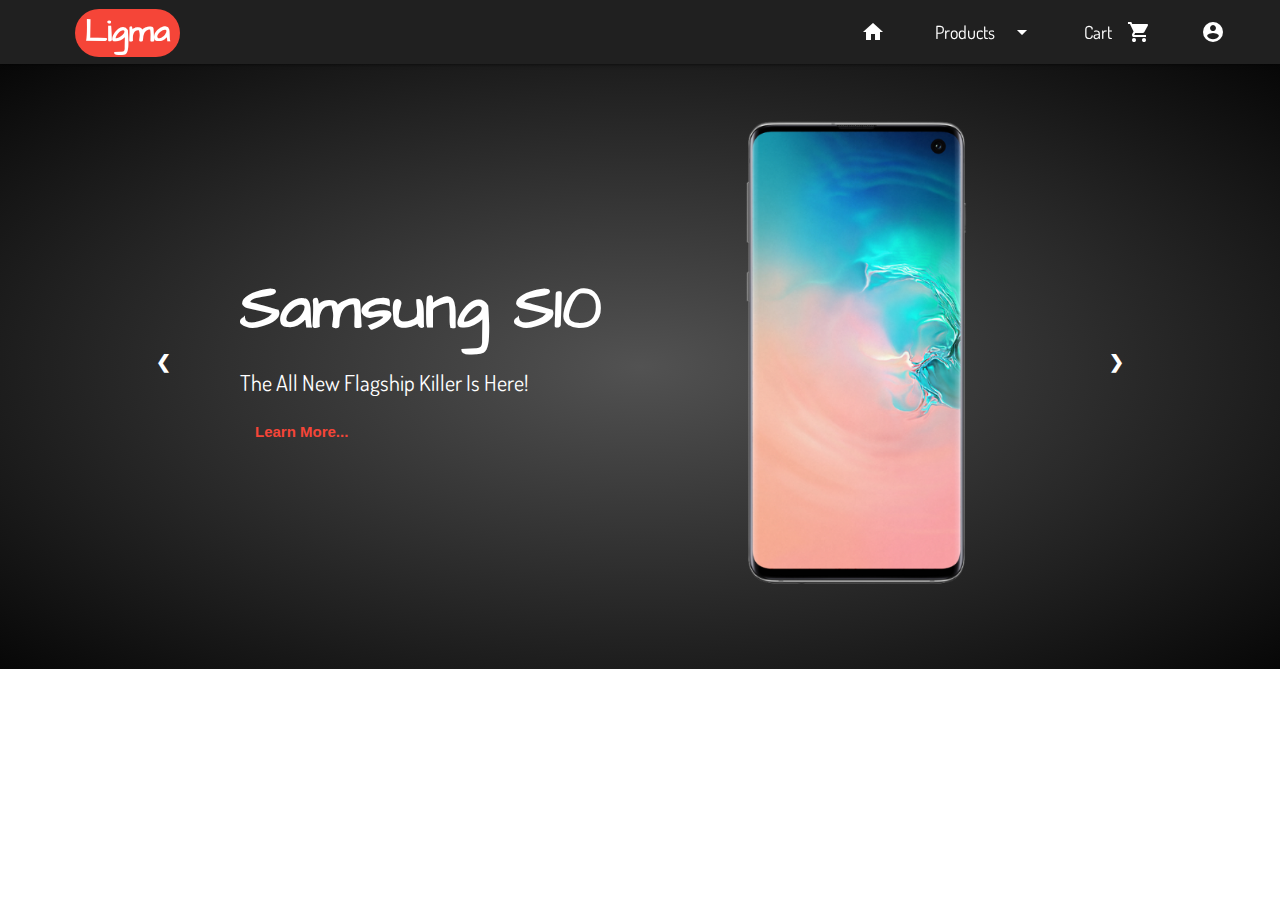
<file: index.html>
<!DOCTYPE html>
<html lang="en">
  <head>
    <link rel="stylesheet" href="Css Js/materialize.css" />
    <link href="https://fonts.googleapis.com/icon?family=Material+Icons" rel="stylesheet" />
    <link rel="stylesheet" href="Css Js/style.css" />
    <title>Document</title>
  </head>
  <body>
    <section class="navbar-fixed">
      <nav>
        <div class="nav-wrapper">
          <a href="#" class="navbar-logo">Ligma</a>
          <ul id="nav-mobile" class="right navbar-items">
            <li>
              <a href="#"><i class="material-icons">home</i></a>
            </li>
            <li>
              <div class="dropdown">
                <a href="#" class="dropbtn"
                  >Products
                  <i class="material-icons right">arrow_drop_down</i>
                </a>
                <div class="dropdown-content">
                  <a href="mobile.html">Smart Phones</a>
                  <a href="laptop.html">Laptops</a>
                  <a href="watch.html">Smart Watches</a>
                </div>
              </div>
            </li>
            <li>
              <a href="Login_GV/login.html"
                >Cart
                <i class="material-icons right">shopping_cart</i>
              </a>
            </li>
            <li>
              <a href="Login_JK/index.html">
                <i class="material-icons">account_circle</i>
              </a>
            </li>
          </ul>
        </div>
      </nav>
    </section>

    <section class="slider">
      <div class="slideshow-container">
        <div class="mySlides fade">
          <div class="text">
            <h2>Samsung S10</h2>
            <p>The All New Flagship Killer Is Here!</p>
            <a href="">Learn More...</a>
          </div>
          <img src="img/samsung-s10.png" style="width: 100%" />
        </div>

        <div class="mySlides fade">
          <div class="text">
            <h2>Samsung S1</h2>
            <p>The All New Flagship Killer Is Here!</p>
            <a href="">Learn More...</a>
          </div>
          <img src="img/samsung-s10.png" style="width: 100%" />
        </div>

        <div class="mySlides fade">
          <div class="text">
            <h2>Samsung S</h2>
            <p>The All New Flagship Killer Is Here!</p>
            <a href="">Learn More...</a>
          </div>
          <img src="img/samsung-s10.png" style="width: 100%" />
        </div>

        <a class="prev" onclick="plusSlides(-1)">&#10094;</a>
        <a class="next" onclick="plusSlides(1)">&#10095;</a>
      </div>
      <br />
    </section>

    <script src="Css Js/script.js"></script>
  </body>
</html>
</file>
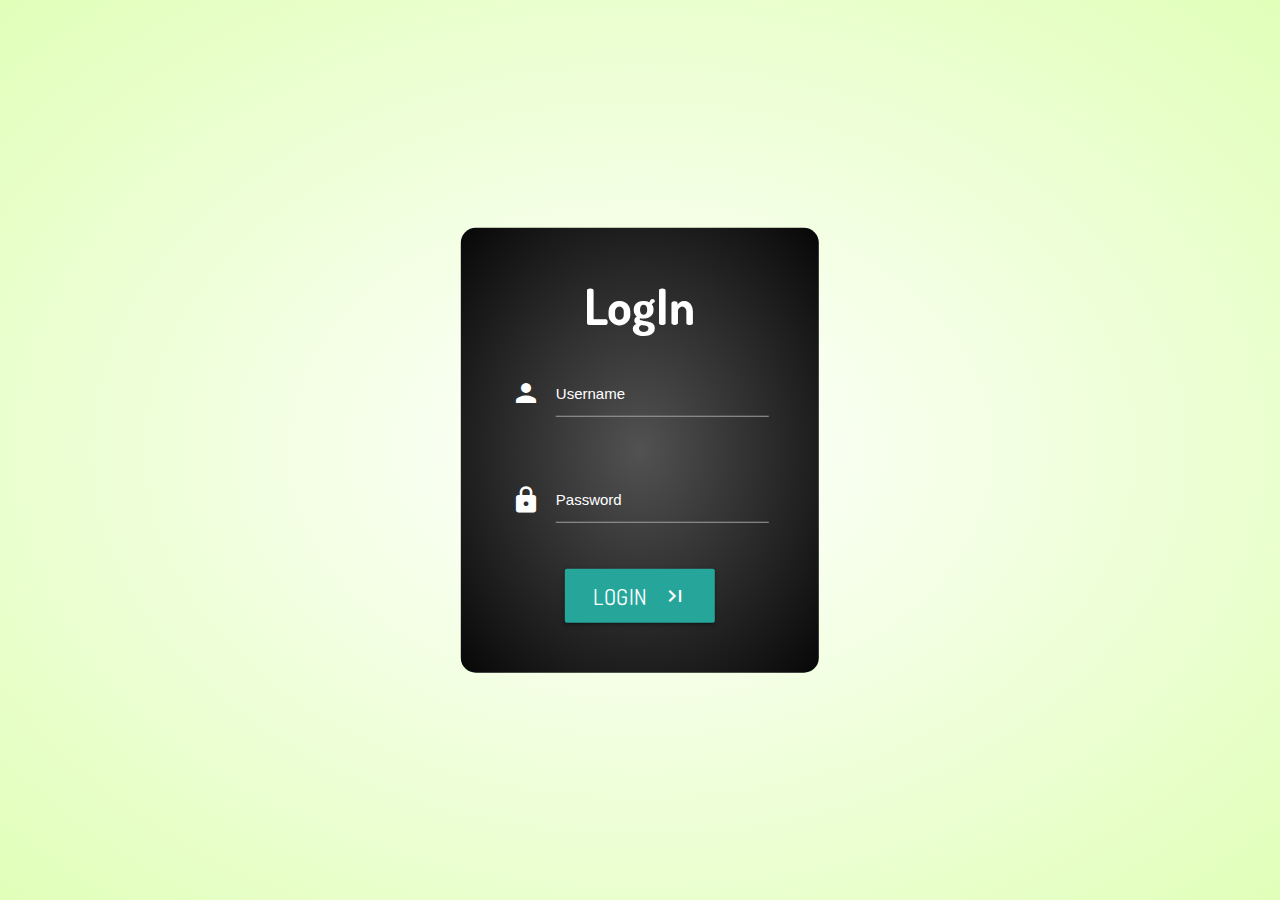
<file: Login_JK/index.html>
<!DOCTYPE html>
<html lang="en">
  <head>
    <link rel="stylesheet" href="materialize.css" />
    <link rel="stylesheet" href="style.css" />
    <link href="https://fonts.googleapis.com/icon?family=Material+Icons" rel="stylesheet" />
    <title>Ligma Store</title>
  </head>
  <body>
    <section class="loginHome">
      <div class="login row">
        <h1>LogIn</h1>
        <br />
        <form class="col s12">
          <div class="input-field row">
            <i class="material-icons prefix">person</i>
            <input id="username" type="text" class="validate" />
            <label for="username">Username</label>
          </div>
          <br />
          <div class="input-field row">
            <i class="material-icons prefix">lock</i>
            <input id="password" type="password" class="validate" />
            <label for="password">Password</label>
          </div>
          <br />
          <div class="login-btn">
            <a class="waves-effect waves-light btn-large"><i class="material-icons right">last_page</i>LOGIN</a>
          </div>
        </form>
      </div>
    </section>

    <script src="https://cdnjs.cloudflare.com/ajax/libs/materialize/1.0.0/js/materialize.min.js"></script>
  </body>
</html>
</file>
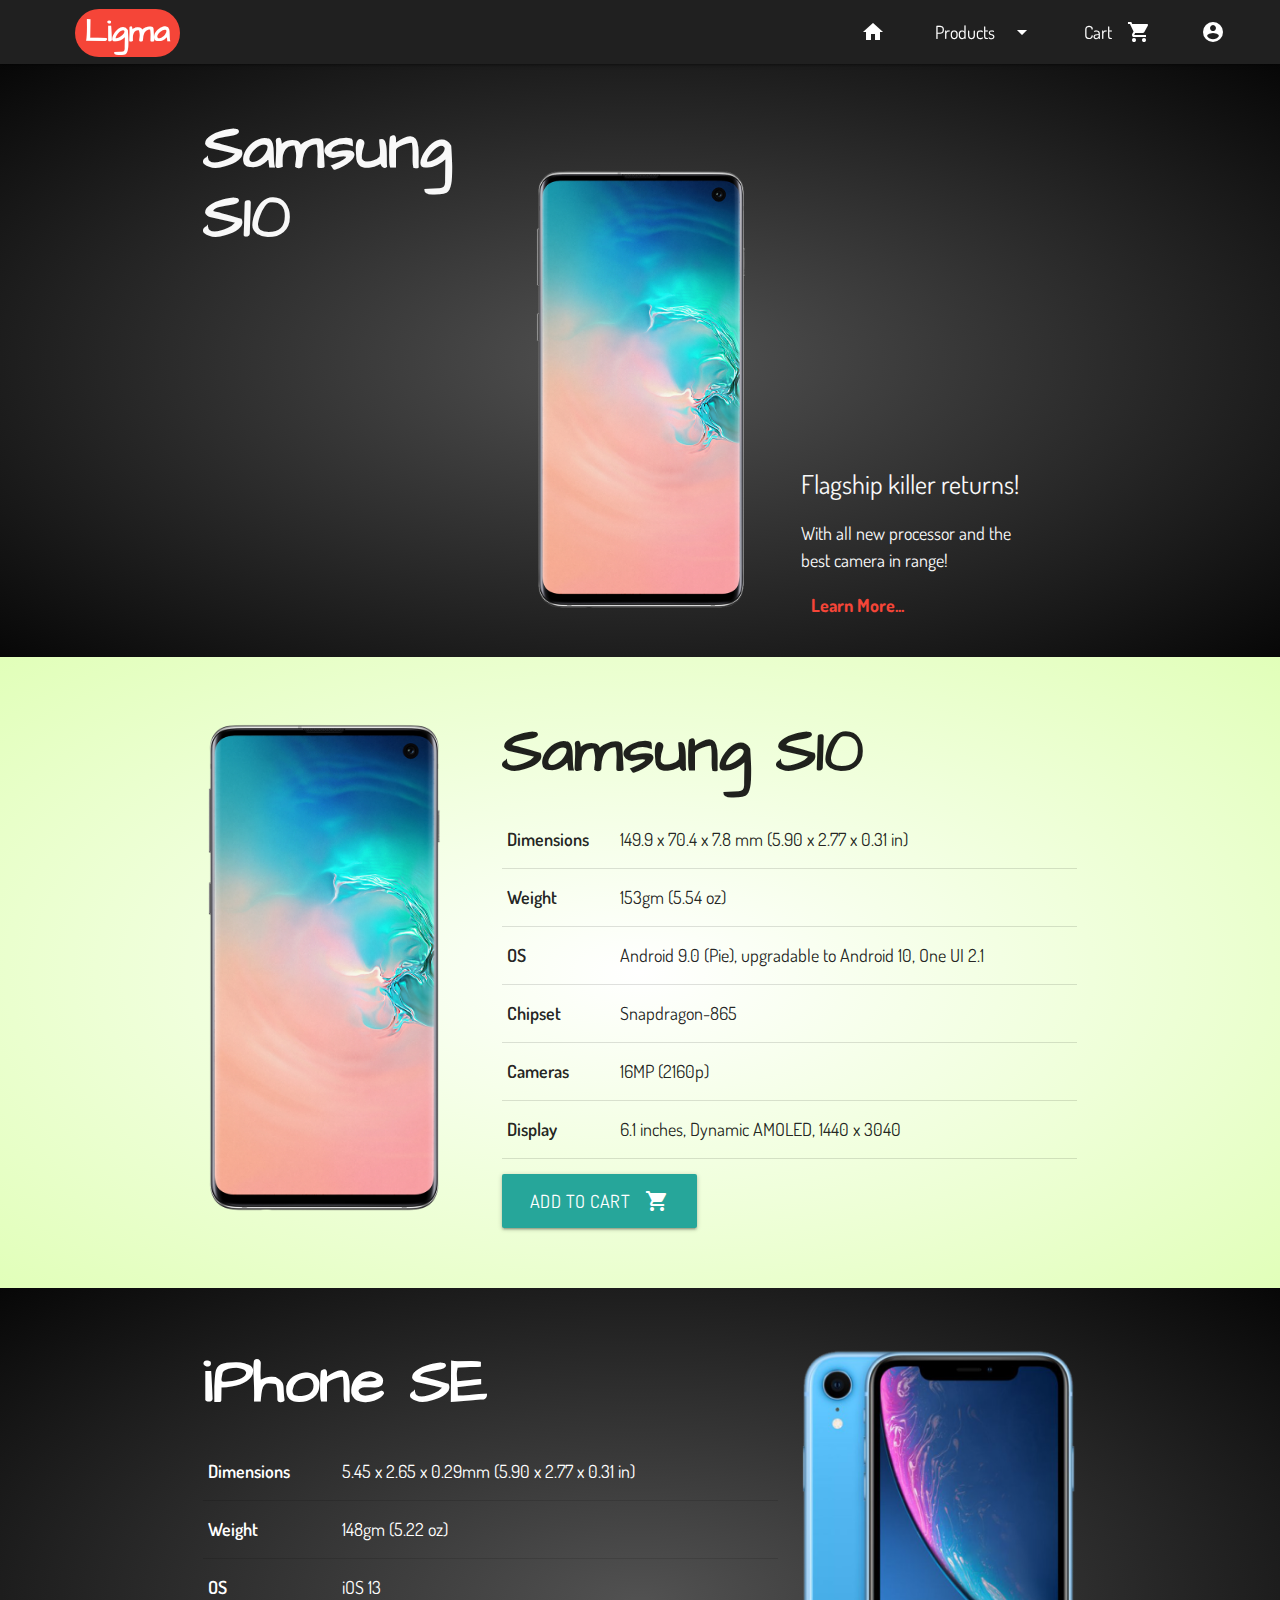
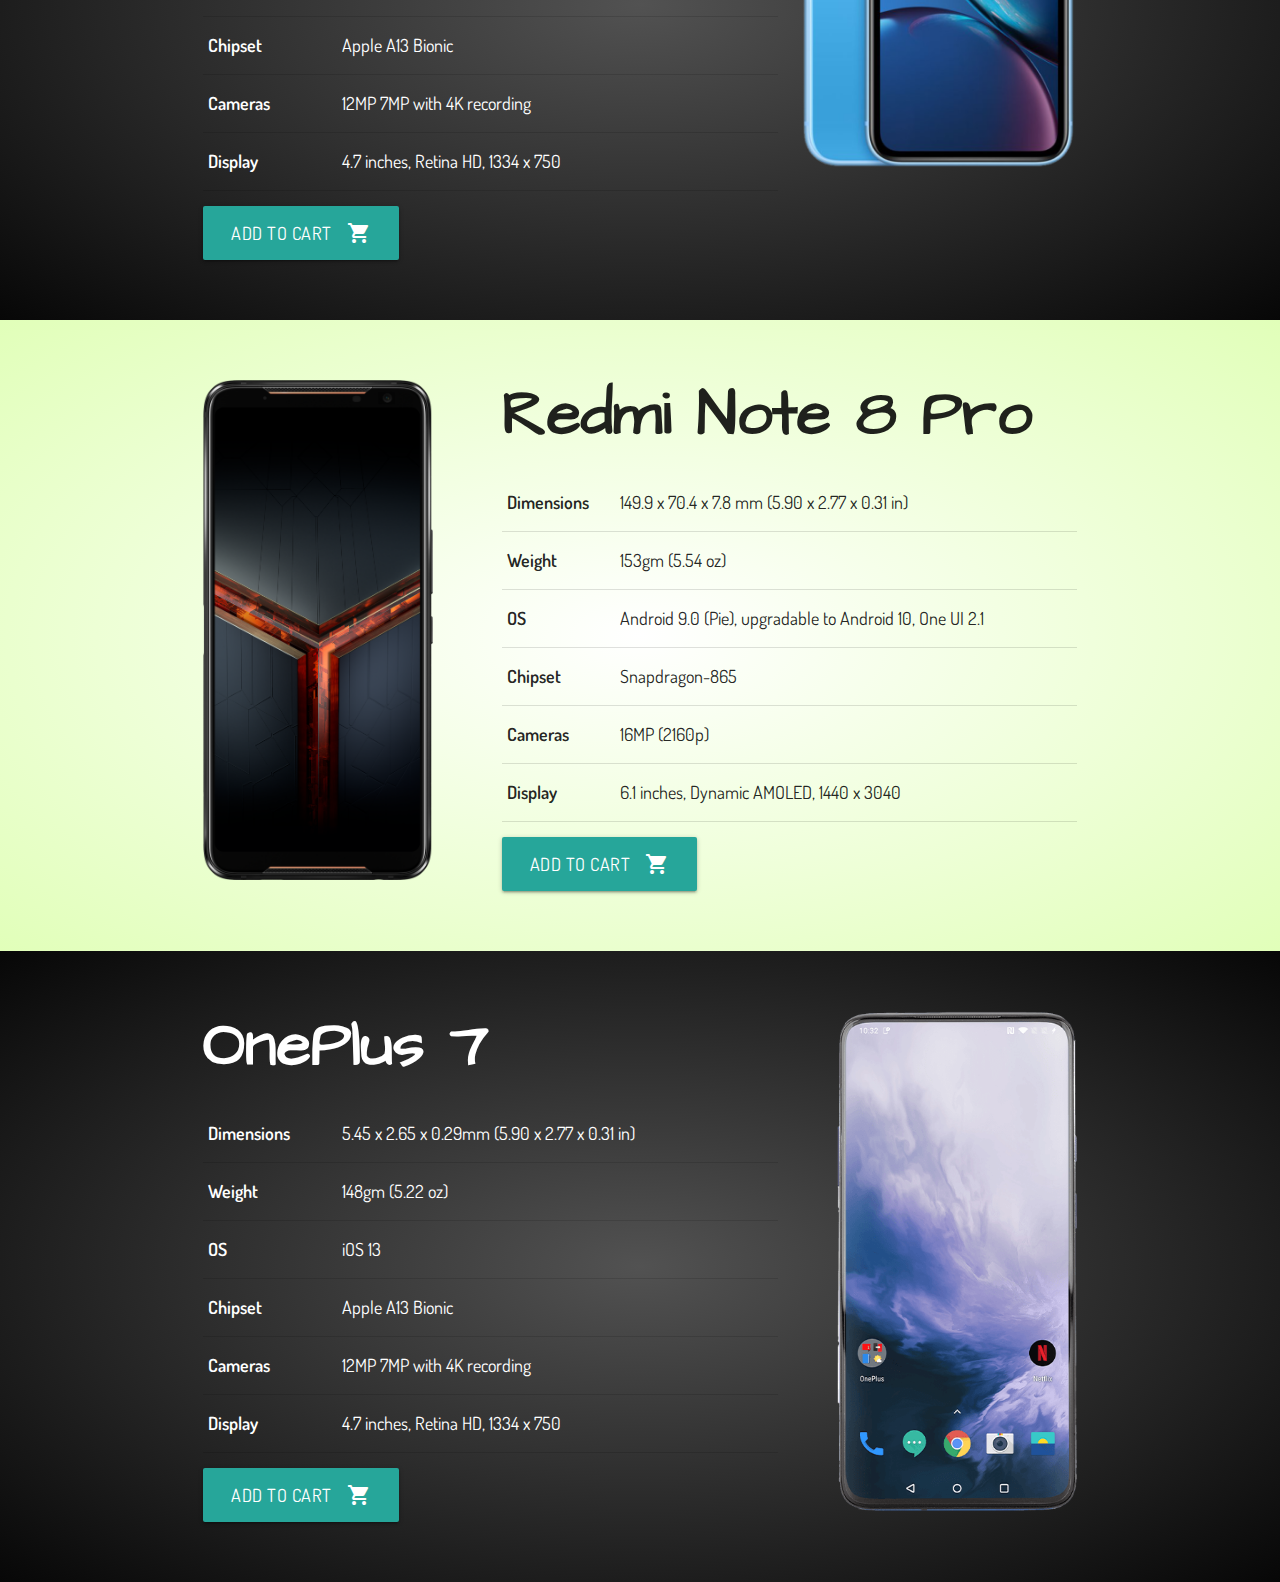
<file: mobile.html>
<!DOCTYPE html>
<html lang="en">
<head>
    <link href="https://fonts.googleapis.com/icon?family=Material+Icons" rel="stylesheet">
    <link rel="stylesheet" href="Css Js/materialize.css">
    <link rel="stylesheet" href="Css Js/style-basic.css">
    <title>Ligma Store</title>
</head>
<body>
    <section class="navbar-fixed">
        <nav>
          <div class="nav-wrapper">
            <a href="index.html" class="navbar-logo">Ligma</a>
            <ul id="nav-mobile" class="right navbar-items">
              <li>
                <a href="#"><i class="material-icons">home</i></a>
              </li>
              <li>
                <div class="dropdown">
                  <a href="#" class="dropbtn"
                    >Products
                    <i class="material-icons right">arrow_drop_down</i>
                  </a>
                  <div class="dropdown-content">
                    <a href="#sp">Smart Phones</a>
                    <a href="#l">Laptops</a>
                    <a href="#sw">Smart Watches</a>
                  </div>
                </div>
              </li>
              <li>
                <a href="#"
                  >Cart
                  <i class="material-icons right">shopping_cart</i>
                </a>
              </li>
              <li>
                <a href="">
                  <i class="material-icons">account_circle</i>
                </a>
              </li>
            </ul>
          </div>
        </nav>
      </section>

    <div class="homepage">
        <section class="container row">
            <div class="col s12 l4">
                <h1 class="homepage-heading">Samsung S10</h1>
            </div>
            <div class="col s12 l4 homepage-img">
                <img src="img/samsung s10.png" class="homepage-smartphone responsive-img">
            </div>
            <div class="col s12 l4">
                <div class="homepage-des">
                <h2>Flagship killer returns!</h2>
                <p>With all new processor and the <br> best camera in range!</p>
                <p class="learn-more"><a href="#s-10">Learn More...</i></a></p>
            </div>
        </section> 
    </div>

    <div class="specs">
        <section id="s-10" class="container row">
            <div class="col s12 l4 specs-img-div">
                <img src="img/samsung s10.png" class="responsive-img specs-img">
            </div>
            <div class="specs-table col s12 l8">
                <h1>Samsung S10</h1>
                <table class="specs-table">
                    <tbody>
                        <tr>
                            <td class="table-main">Dimensions</td>
                            <td>149.9 x 70.4 x 7.8 mm (5.90 x 2.77 x 0.31 in)</td>
                        </tr>
                        <tr>
                            <td class="table-main">Weight</td>
                            <td>153gm (5.54 oz)</td>
                        </tr>
                        <tr>
                            <td class="table-main">OS</td>
                            <td>Android 9.0 (Pie), upgradable to Android 10, One UI 2.1</td>
                        </tr>
                        <tr>
                            <td class="table-main">Chipset</td>
                            <td>Snapdragon-865</td>
                        </tr>
                        <tr>
                            <td class="table-main">Cameras</td>
                            <td>16MP (2160p)</td>
                        </tr>
                        <tr>
                            <td class="table-main">Display</td>
                            <td>6.1 inches, Dynamic AMOLED, 1440 x 3040</td>
                        </tr>
                    </tbody>
                </table>
                <a href="" class="wave-effect wave-light btn-large cart-btn">
                    <i class="material-icons right">shopping_cart</i>Add To Cart
                </a>
            </div> 
        </section>
    </div>

    <div class="specs-dark">
        <section id="i-se" class="container row">
            <div class="specs-table-dark col s12 l8">
                <h1>iPhone SE</h1>
                <table class="specs-table-dark">
                    <tbody>
                        <tr>
                            <td class="table-main-dark">Dimensions</td>
                            <td>5.45 x 2.65 x 0.29mm (5.90 x 2.77 x 0.31 in)</td>
                        </tr>
                        <tr>
                            <td class="table-main-dark">Weight</td>
                            <td>148gm (5.22 oz)</td>
                        </tr>
                        <tr>
                            <td class="table-main-dark">OS</td>
                            <td>iOS 13</td>
                        </tr>
                        <tr>
                            <td class="table-main-dark">Chipset</td>
                            <td>Apple A13 Bionic</td>
                        </tr>
                        <tr>
                            <td class="table-main-dark">Cameras</td>
                            <td>12MP 7MP with 4K recording</td>
                        </tr>
                        <tr>
                            <td class="table-main-dark">Display</td>
                            <td>4.7 inches, Retina HD, 1334 x 750</td>
                        </tr>
                    </tbody>
                </table>
                <a href="" class="wave-effect wave-light btn-large cart-btn-dark">
                    <i class="material-icons right">shopping_cart</i>Add To Cart
                </a>
            </div>
            <div class="col s12 l4 img-dark">
                <img src="img/iphone se.png" class="responsive-img specs-img-dark">
            </div>
        </section>
    </div>

    <div class="specs">
        <section id="r-8" class="container row">
            <div class="col s12 l4 specs-img-div">
                <img src="img/rog 2.png" class="responsive-img specs-img">
            </div>
            <div class="specs-table col s12 l8">
                <h1>Redmi Note 8 Pro</h1>
                <table class="specs-table">
                    <tbody>
                        <tr>
                            <td class="table-main">Dimensions</td>
                            <td>149.9 x 70.4 x 7.8 mm (5.90 x 2.77 x 0.31 in)</td>
                        </tr>
                        <tr>
                            <td class="table-main">Weight</td>
                            <td>153gm (5.54 oz)</td>
                        </tr>
                        <tr>
                            <td class="table-main">OS</td>
                            <td>Android 9.0 (Pie), upgradable to Android 10, One UI 2.1</td>
                        </tr>
                        <tr>
                            <td class="table-main">Chipset</td>
                            <td>Snapdragon-865</td>
                        </tr>
                        <tr>
                            <td class="table-main">Cameras</td>
                            <td>16MP (2160p)</td>
                        </tr>
                        <tr>
                            <td class="table-main">Display</td>
                            <td>6.1 inches, Dynamic AMOLED, 1440 x 3040</td>
                        </tr>
                    </tbody>
                </table>
                <a href="" class="wave-effect wave-light btn-large cart-btn">
                    <i class="material-icons right">shopping_cart</i>Add To Cart
                </a>
            </div> 
        </section>
    </div>

    <div class="specs-dark">
        <section id="o-7" class="container row">
            <div class="specs-table-dark col s12 l8">
                <h1>OnePlus 7</h1>
                <table class="specs-table-dark">
                    <tbody>
                        <tr>
                            <td class="table-main-dark">Dimensions</td>
                            <td>5.45 x 2.65 x 0.29mm (5.90 x 2.77 x 0.31 in)</td>
                        </tr>
                        <tr>
                            <td class="table-main-dark">Weight</td>
                            <td>148gm (5.22 oz)</td>
                        </tr>
                        <tr>
                            <td class="table-main-dark">OS</td>
                            <td>iOS 13</td>
                        </tr>
                        <tr>
                            <td class="table-main-dark">Chipset</td>
                            <td>Apple A13 Bionic</td>
                        </tr>
                        <tr>
                            <td class="table-main-dark">Cameras</td>
                            <td>12MP 7MP with 4K recording</td>
                        </tr>
                        <tr>
                            <td class="table-main-dark">Display</td>
                            <td>4.7 inches, Retina HD, 1334 x 750</td>
                        </tr>
                    </tbody>
                </table>
                <a href="" class="wave-effect wave-light btn-large cart-btn-dark">
                    <i class="material-icons right">shopping_cart</i>Add To Cart
                </a>
            </div>
            <div class="col s12 l4 img-dark">
                <img src="img/one plus 7.png" class="responsive-img specs-img-dark">
            </div>
        </section>
    </div>
</body>
</html>
</file>
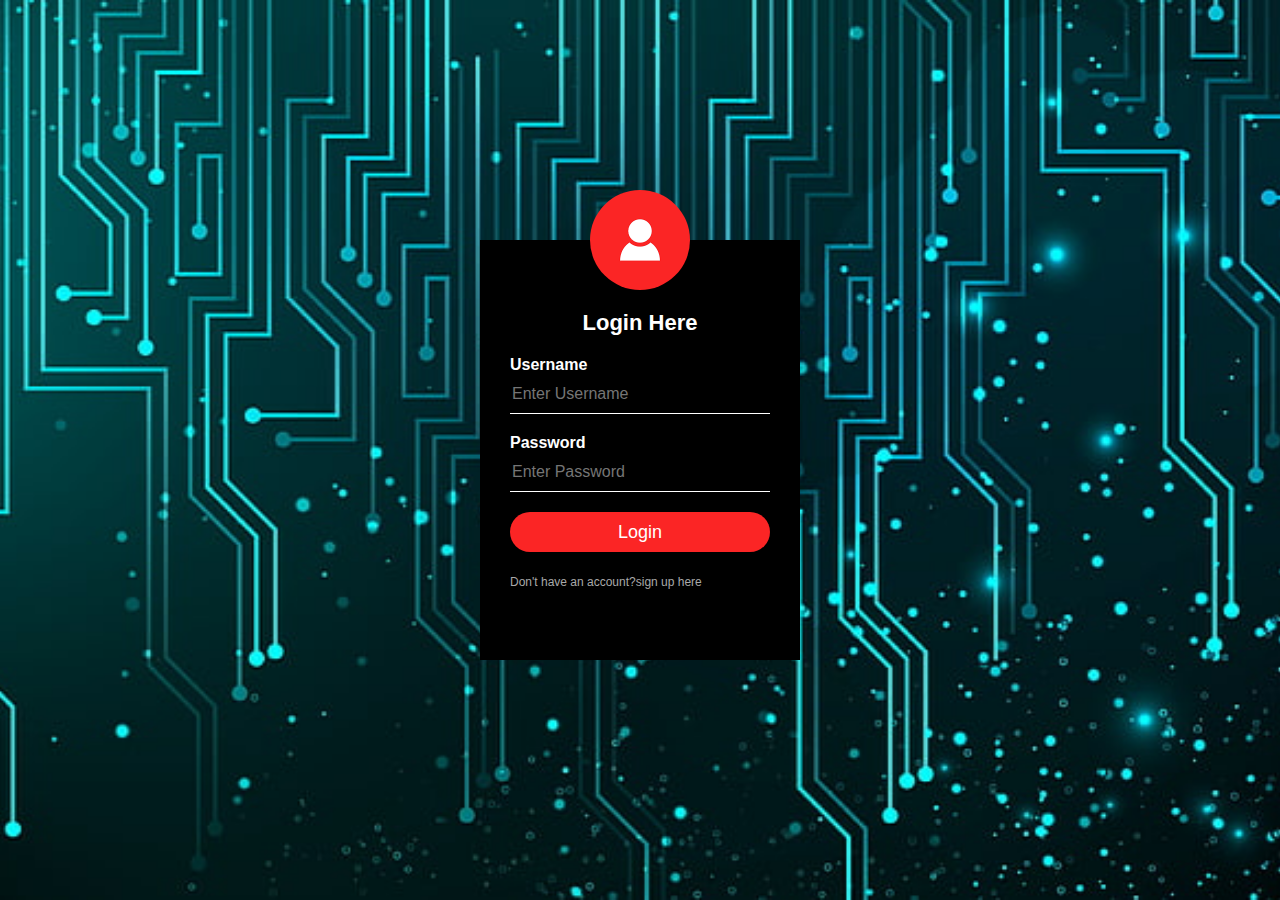
<file: Login_GV/login.html>
<html>
  <head>
    <title>Login Form Design</title>
    <link rel="stylesheet" type="text/css" href="style.css" />
    <body>
      <div class="loginbox">
        <img src="avatar.png" class="avatar" />
        <h1>Login Here</h1>
        <form>
          <p>Username</p>
          <input type="text" name="" placeholder="Enter Username" />
          <p>Password</p>
          <input type="password" name="" placeholder="Enter Password" />
          <input type="submit" name="" value="Login" />
          <a href="signup.html">Don't have an account?sign up here</a>
        </form>
      </div>
    </body>
  </head>
</html>
</file>
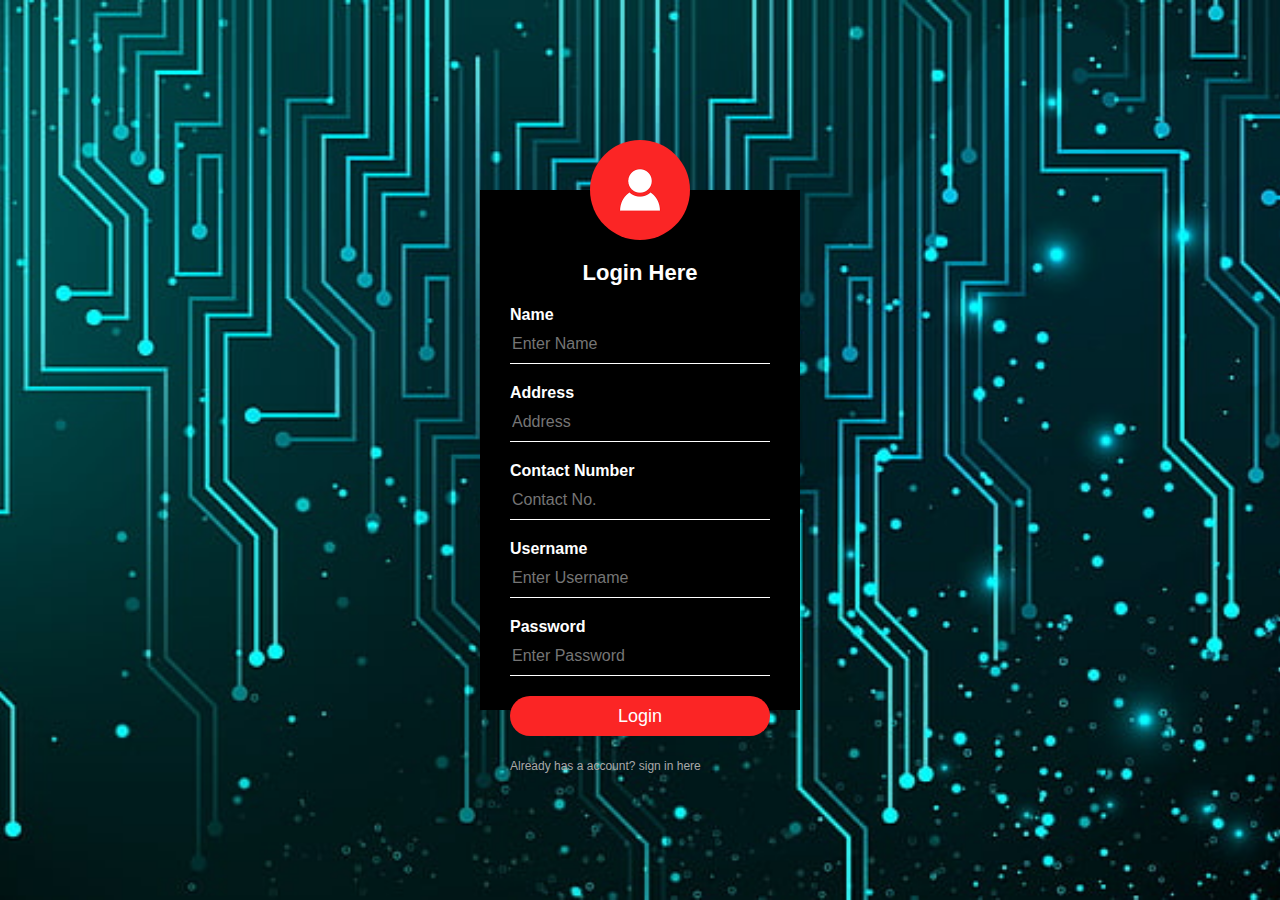
<file: Login_GV/signup.html>
<html>
<head>
<title>Login Form Design</title>
    <link rel="stylesheet" type="text/css" href="style.css">
<body>
    <div class="loginbox1">
    <img src="avatar.png" class="avatar">
        <h1>Login Here</h1>
        <form>
            <p>Name</p>
            <input type="text" name="" placeholder="Enter Name">
            <p>Address</p>
            <input type="text" name="" placeholder="Address">
            <p>Contact Number</p>
            <input type="tel" name="" placeholder="Contact No.">
            <p>Username</p>
            <input type="text" name="" placeholder="Enter Username">
            <p>Password</p>
            <input type="password" name="" placeholder="Enter Password">
            <input type="submit" name="" value="Login">
            <a href="login.html">Already has a account? sign in here</a>
        </form>
        
    </div>

</body>
</head>
</html>
</file>
<file: Css Js/style.css>
@import url("https://fonts.googleapis.com/css2?family=Architects+Daughter&family=Dosis:wght@500&display=swap");
.navbar-logo {
  font-family: "Architects Daughter", cursive;
  font-weight: bold;
  font-size: 32px;
  margin-left: 5rem;
  padding: 0px 10px 3px 10px;
  background-color: #f54538;
  border-radius: 2rem;
}

.navbar-items {
  margin-right: 2rem;
  font-size: 28px;
  font-family: "Dosis", sans-serif;
}

.navbar-items li a {
  padding: 0px 25px;
  -webkit-transition: 0.3s ease;
  transition: 0.3s ease;
}

.navbar-items li a:hover {
  background-color: #f54538;
  border-radius: 2rem;
}

.dropbtn {
  color: white;
  background-color: #202020;
  font-size: 18px;
  border: none;
  font-family: "Dosis", sans-serif;
  padding-right: 25px;
}

.dropdown {
  position: relative;
}

.dropdown a:hover {
  background-color: #f54538;
  border-radius: 2rem;
}

.dropdown-content {
  font-size: 20px;
  position: inherit;
  min-width: 130px;
  -webkit-box-shadow: 0px 8px 16px 0px rgba(0, 0, 0, 0.2);
          box-shadow: 0px 8px 16px 0px rgba(0, 0, 0, 0.2);
  z-index: 1;
  opacity: 20;
}

.dropdown-content a {
  color: white;
  background-color: #202020;
  padding: 5px 0px;
  text-decoration: none;
}

.dropdown-content:hover {
  background-color: #f54538;
}

.dropdown:hover .dropdown-content {
  display: block;
}

* {
  -webkit-box-sizing: border-box;
          box-sizing: border-box;
}

.slideshow-container {
  max-width: 1000px;
  position: relative;
  margin: auto;
  padding: 50px 0px;
}

.text {
  position: absolute;
  top: 30%;
  left: 10%;
}

.text h2 {
  color: white;
  font-family: "Architects Daughter", cursive;
  font-size: 4.2rem;
  font-weight: bold;
}

.text p {
  font-family: "Dosis", sans-serif;
  color: white;
  font-size: 22px;
}

.text a {
  font-weight: bold;
  padding: 7px 15px;
  margin-right: 110px;
  color: #f54538;
  -webkit-transition: 0.8s ease;
  transition: 0.8s ease;
}

.text a:hover {
  background-color: #f54538;
  border-radius: 2rem;
  color: white;
}

.slider {
  background: radial-gradient(#525252, #070707);
  height: auto;
}

.mySlides {
  display: none;
}

.prev,
.next {
  cursor: pointer;
  position: absolute;
  top: 50%;
  width: auto;
  margin-top: -22px;
  padding: 16px;
  color: white;
  font-weight: bold;
  font-size: 18px;
  -webkit-transition: 0.5s ease;
  transition: 0.5s ease;
  border-radius: 0 3px 3px 0;
  -webkit-user-select: none;
     -moz-user-select: none;
      -ms-user-select: none;
          user-select: none;
}

.next {
  right: 0;
  border-radius: 3px 0 0 3px;
}

.prev:hover,
.next:hover {
  background-color: #f54538;
  border-radius: 1rem;
}

.fade {
  -webkit-animation-name: fade;
          animation-name: fade;
  -webkit-animation-duration: 1.5s;
          animation-duration: 1.5s;
}

@-webkit-keyframes fade {
  from {
    opacity: 0.4;
  }
  to {
    opacity: 1;
  }
}

@keyframes fade {
  from {
    opacity: 0.4;
  }
  to {
    opacity: 1;
  }
}
/*# sourceMappingURL=style.css.map */
</file>
<file: Login_JK/style.css>
@import url("https://fonts.googleapis.com/css2?family=Architects+Daughter&family=Dosis:wght@500&display=swap");
::-moz-selection {
  background-color: #f54538;
}
::selection {
  background-color: #f54538;
}

.loginHome {
  background: radial-gradient(#ffffff, #e1ffb9);
  width: 100%;
  height: 100vh;
  -webkit-box-pack: center;
      -ms-flex-pack: center;
          justify-content: center;
  -webkit-box-align: center;
      -ms-flex-align: center;
          align-items: center;
}

.login {
  background: radial-gradient(#525252, #070707);
  border-radius: 1rem;
  position: absolute;
  top: 50%;
  left: 50%;
  -webkit-transform: translate(-50%, -50%);
          transform: translate(-50%, -50%);
  padding: 50px;
  width: 28%;
}

.login h1 {
  margin: 0px;
  font-family: "Dosis", sans-serif;
  font-weight: bold;
  font-size: 50px;
  color: white;
  text-align: center;
}

.login label {
  color: white;
}

.login .input-field input[type='text']:focus + label {
  color: #f54538;
}

.login .input-field input[type='text']:focus {
  border-bottom: 1px solid #f54538;
  -webkit-box-shadow: 0 1px 0 0 #f54538;
          box-shadow: 0 1px 0 0 #f54538;
}

.login .input-field input[type='password']:focus + label {
  color: #f54538;
}

.login .input-field input[type='password']:focus {
  border-bottom: 1px solid #f54538;
  -webkit-box-shadow: 0 1px 0 0 #f54538;
          box-shadow: 0 1px 0 0 #f54538;
}

.login input {
  color: white;
}

.input-field .prefix.active {
  color: #f54538;
}

.input-field .prefix {
  color: white;
}

.login-btn {
  text-align: center;
}

.login-btn a {
  font-family: "Dosis", sans-serif;
  font-size: 22px;
}

.login-btn a:hover {
  background-color: #f54538;
}
/*# sourceMappingURL=style.css.map */
</file>
<file: Css Js/style-basic.css>
@import url("https://fonts.googleapis.com/css2?family=Architects+Daughter&family=Dosis:wght@500&display=swap");
@import url(https://fonts.googleapis.com/css?family=Montserrat);
body {
  position: relative;
  width: 100%;
  height: 100vh;
  font-family: Montserrat;
}

.wrap {
  position: absolute;
  top: 50%;
  left: 50%;
  -webkit-transform: translate(-50%, -50%);
          transform: translate(-50%, -50%);
}

.text {
  color: #fbae17;
  display: inline-block;
  margin-left: 5px;
}

.bounceball {
  position: relative;
  display: inline-block;
  height: 37px;
  width: 15px;
}

.bounceball:before {
  position: absolute;
  content: '';
  display: block;
  top: 0;
  width: 15px;
  height: 15px;
  border-radius: 50%;
  background-color: #fbae17;
  -webkit-transform-origin: 50%;
          transform-origin: 50%;
  -webkit-animation: bounce 500ms alternate infinite ease;
          animation: bounce 500ms alternate infinite ease;
}

@-webkit-keyframes bounce {
  0% {
    top: 30px;
    height: 5px;
    border-radius: 60px 60px 20px 20px;
    -webkit-transform: scaleX(2);
            transform: scaleX(2);
  }
  35% {
    height: 15px;
    border-radius: 50%;
    -webkit-transform: scaleX(1);
            transform: scaleX(1);
  }
  100% {
    top: 0;
  }
}

@keyframes bounce {
  0% {
    top: 30px;
    height: 5px;
    border-radius: 60px 60px 20px 20px;
    -webkit-transform: scaleX(2);
            transform: scaleX(2);
  }
  35% {
    height: 15px;
    border-radius: 50%;
    -webkit-transform: scaleX(1);
            transform: scaleX(1);
  }
  100% {
    top: 0;
  }
}

.navbar-logo {
  font-family: "Architects Daughter", cursive;
  font-weight: bold;
  font-size: 32px;
  margin-left: 5rem;
  padding: 0px 10px 3px 10px;
  background-color: #f54538;
  border-radius: 2rem;
}

.navbar-items {
  margin-right: 2rem;
  font-size: 28px;
  font-family: "Dosis", sans-serif;
}

.navbar-items li a {
  padding: 0px 25px;
}

.navbar-items li a:hover {
  background-color: #f54538;
  border-radius: 2rem;
}

.homepage {
  display: -webkit-box;
  display: -ms-flexbox;
  display: flex;
  color: #f8f8f8;
  background: radial-gradient(#525252, #070707);
}

.homepage-smartphone {
  max-height: 550px;
  padding: 100px 0px 0px 30px;
}

.homepage-heading {
  font-family: "Architects Daughter", cursive;
  font-weight: bold;
  margin: 50px 0px;
}

.homepage-des {
  font-family: "Dosis", sans-serif;
  font-size: 18px;
  padding: 370px 0px 0px 0px;
}

.homepage-des a {
  font-weight: bold;
  padding: 2px 10px;
  margin-right: 110px;
  color: #f54538;
}

.homepage-des a:hover {
  background-color: #f54538;
  border-radius: 2rem;
  color: white;
}

.homepage-des h2 {
  font-family: "Dosis", sans-serif;
  font-size: 26px;
}

@media screen and (max-width: 768px) {
  .homepage-des, .homepage-heading, .homepage-smartphone, .homepage-img {
    padding: 0px;
    text-align: center;
  }
  .homepage-des a, .homepage-heading a, .homepage-smartphone a, .homepage-img a {
    margin: 0px;
  }
}

.specs-img {
  max-height: 500px;
}

table {
  width: 100%;
}

table tr {
  font-family: "Dosis", sans-serif;
  font-size: 18px;
}

table tr:hover {
  background-color: #f54538;
  color: white;
}

.specs {
  background: radial-gradient(#ffffff, #e1ffb9);
  padding: 60px 0px 40px 0px;
}

.specs h1 {
  font-family: "Architects Daughter", cursive;
  font-weight: bold;
  margin-top: 0px;
}

.specs a {
  margin: 15px 0px 0px 0px;
}

.specs a:hover {
  background-color: #f54538;
}

.table-main {
  font-weight: 600;
}

.cart-btn {
  font-family: "Dosis", sans-serif;
  font-size: 18px;
}

@media screen and (max-width: 768px) {
  .specs-img-div {
    text-align: center;
  }
  .specs-table h1 {
    text-align: center;
  }
}

.specs-img-dark {
  max-height: 500px;
  float: right;
}

table {
  width: 100%;
}

table tr {
  font-family: "Dosis", sans-serif;
  font-size: 18px;
}

table tr:hover {
  background-color: #f54538;
  color: white;
}

.specs-dark {
  background: radial-gradient(#525252, #070707);
  padding: 60px 0px 40px 0px;
}

.specs-dark h1 {
  font-family: "Architects Daughter", cursive;
  font-weight: bold;
  margin-top: 0px;
}

.specs-dark a {
  margin: 15px 0px 0px 0px;
}

.specs-dark a:hover {
  background-color: #f54538;
}

.table-main-dark {
  font-weight: 600;
}

.cart-btn-dark {
  font-family: "Dosis", sans-serif;
  font-size: 18px;
}

.specs-table-dark {
  color: white;
}

@media screen and (max-width: 768px) {
  .img-dark {
    text-align: center;
  }
  .specs-table-dark h1 {
    text-align: center;
  }
}
/*# sourceMappingURL=style.css.map */
</file>
<file: Login_GV/style.css>
body{
    margin: 0;
    padding: 0;
    background: url(ds.jpg);
    background-size: cover;
    background-position: center;
    font-family: sans-serif;
}

.loginbox{
    width: 320px;
    height: 420px;
    background: #000;
    color: #fff;
    top: 50%;
    left: 50%;
    position: absolute;
    transform: translate(-50%,-50%);
    box-sizing: border-box;
    padding: 70px 30px;
}
.loginbox1{
    width: 320px;
    height: 520px;
    background: #000;
    color: #fff;
    top: 50%;
    left: 50%;
    position: absolute;
    transform: translate(-50%,-50%);
    box-sizing: border-box;
    padding: 70px 30px;
}

.avatar{
    width: 100px;
    height: 100px;
    border-radius: 50%;
    position: absolute;
    top: -50px;
    left: calc(50% - 50px);
}

h1{
    margin: 0;
    padding: 0 0 20px;
    text-align: center;
    font-size: 22px;
}

.loginbox p{
    margin: 0;
    padding: 0;
    font-weight: bold;
}
.loginbox1 p{
    margin: 0;
    padding: 0;
    font-weight: bold;
}
.loginbox1 input{
    width: 100%;
    margin-bottom: 20px;
}

.loginbox input{
    width: 100%;
    margin-bottom: 20px;
}

.loginbox input[type="text"], input[type="password"]
{
    border: none;
    border-bottom: 1px solid #fff;
    background: transparent;
    outline: none;
    height: 40px;
    color: #fff;
    font-size: 16px;
}
.loginbox input[type="submit"]
{
    border: none;
    outline: none;
    height: 40px;
    background: #fb2525;
    color: #fff;
    font-size: 18px;
    border-radius: 20px;
}
.loginbox input[type="submit"]:hover
{
    cursor: pointer;
    background: #ffc107;
    color: #000;
}
.loginbox a{
    text-decoration: none;
    font-size: 12px;
    line-height: 20px;
    color: darkgrey;
}

.loginbox a:hover
{
    color: #ffc107;
}


.loginbox1 input[type="text"], input[type="password"],input[type="tel"]
{
    border: none;
    border-bottom: 1px solid #fff;
    background: transparent;
    outline: none;
    height: 40px;
    color: #fff;
    font-size: 16px;
}
.loginbox1 input[type="submit"]
{
    border: none;
    outline: none;
    height: 40px;
    background: #fb2525;
    color: #fff;
    font-size: 18px;
    border-radius: 20px;
}
.loginbox1 input[type="submit"]:hover
{
    cursor: pointer;
    background: #ffc107;
    color: #000;
}
.loginbox1 a{
    text-decoration: none;
    font-size: 12px;
    line-height: 20px;
    color: darkgrey;
}

.loginbox1 a:hover
{
    color: #ffc107;
}
</file>
